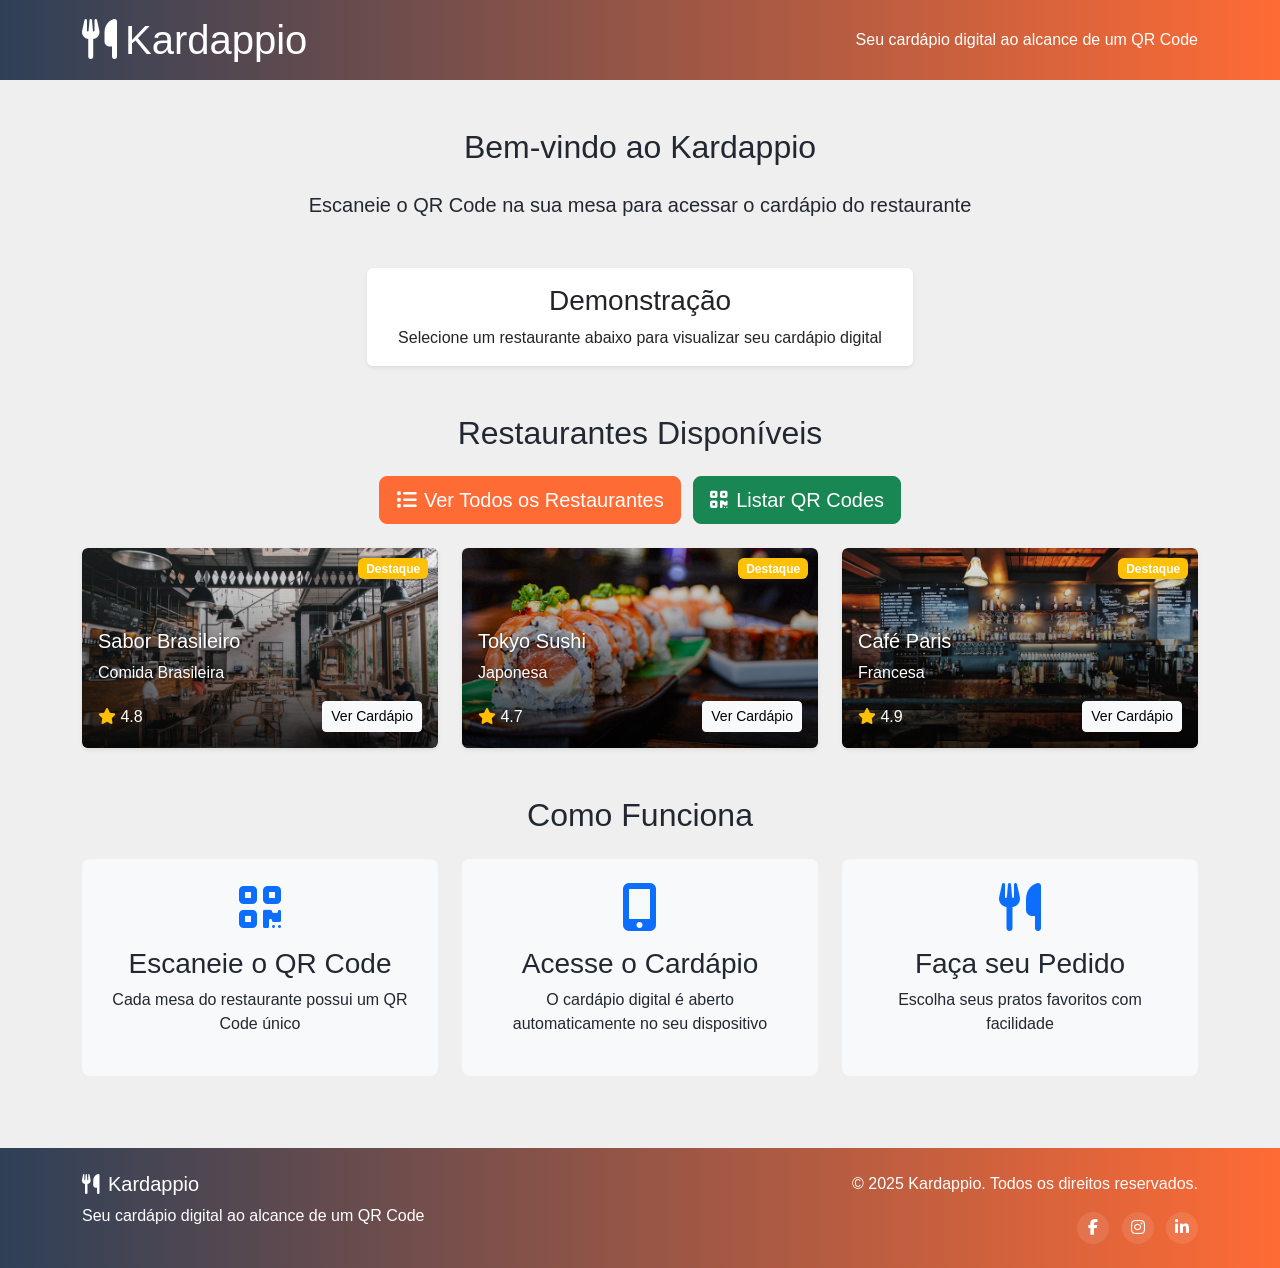
<file: index.html>
<!DOCTYPE html>
<html lang="pt-BR">
<head>
    <meta charset="UTF-8">
    <meta name="viewport" content="width=device-width, initial-scale=1.0">
    <title>Kardappio - Cardápio Digital</title>
    <link href="https://cdn.jsdelivr.net/npm/bootstrap@5.3.0/dist/css/bootstrap.min.css" rel="stylesheet">
    <link rel="stylesheet" href="https://cdnjs.cloudflare.com/ajax/libs/font-awesome/6.4.0/css/all.min.css">
    <link rel="stylesheet" href="css/styles.css">
</head>
<body>
    <header class="bg-dark text-white py-3">
        <div class="container">
            <div class="row align-items-center">
                <div class="col-md-6">
                    <h1 class="mb-0"><i class="fas fa-utensils me-2"></i>Kardappio</h1>
                </div>
                <div class="col-md-6 text-md-end">
                    <p class="mb-0">Seu cardápio digital ao alcance de um QR Code</p>
                </div>
            </div>
        </div>
    </header>

    <main class="container my-5">
        <section class="mb-5">
            <h2 class="text-center mb-4">Bem-vindo ao Kardappio</h2>
            <p class="text-center lead">Escaneie o QR Code na sua mesa para acessar o cardápio do restaurante</p>
            
            <div class="row mt-5 justify-content-center">
                <div class="col-md-6">
                    <div class="card text-center shadow-sm">
                        <div class="card-body">
                            <h3 class="card-title">Demonstração</h3>
                            <p class="card-text">Selecione um restaurante abaixo para visualizar seu cardápio digital</p>
                        </div>
                    </div>
                </div>
            </div>
        </section>

        <section id="restaurantes" class="mb-5">
            <h2 class="text-center mb-4">Restaurantes Disponíveis</h2>
            
            <!-- Botões para listar todos os restaurantes e QR Codes -->
            <div class="text-center mb-4">
                <button id="btn-listar-todos" class="btn btn-primary btn-lg me-2">
                    <i class="fas fa-list me-2"></i>Ver Todos os Restaurantes
                </button>
                <a href="pages/qrcodes.html" class="btn btn-success btn-lg">
                    <i class="fas fa-qrcode me-2"></i>Listar QR Codes
                </a>
            </div>
            
            <!-- Modal para listar todos os restaurantes -->
            <div class="modal fade" id="restaurantesModal" tabindex="-1" aria-labelledby="restaurantesModalLabel" aria-hidden="true">
                <div class="modal-dialog modal-lg">
                    <div class="modal-content">
                        <div class="modal-header bg-primary text-white">
                            <h5 class="modal-title" id="restaurantesModalLabel">Todos os Restaurantes</h5>
                            <button type="button" class="btn-close btn-close-white" data-bs-dismiss="modal" aria-label="Fechar"></button>
                        </div>
                        <div class="modal-body">
                            <div class="list-group" id="lista-todos-restaurantes">
                                <!-- Lista de restaurantes será carregada via JavaScript -->
                                <div class="list-group-item placeholder-glow">
                                    <h5 class="placeholder col-6"></h5>
                                    <p class="placeholder col-8"></p>
                                </div>
                                <div class="list-group-item placeholder-glow">
                                    <h5 class="placeholder col-6"></h5>
                                    <p class="placeholder col-8"></p>
                                </div>
                            </div>
                        </div>
                    </div>
                </div>
            </div>
            
            <!-- Cards dos restaurantes em destaque -->
            <div class="row row-cols-1 row-cols-md-2 row-cols-lg-3 g-4" id="lista-restaurantes">
                <!-- Os restaurantes serão carregados dinamicamente via JavaScript -->
                <div class="col placeholder-glow">
                    <div class="card h-100 shadow-sm">
                        <div class="placeholder col-12 h-100" style="height: 200px;"></div>
                        <div class="card-body">
                            <h5 class="card-title placeholder col-6"></h5>
                            <p class="card-text placeholder col-8"></p>
                            <p class="card-text placeholder col-7"></p>
                        </div>
                    </div>
                </div>
                <div class="col placeholder-glow">
                    <div class="card h-100 shadow-sm">
                        <div class="placeholder col-12 h-100" style="height: 200px;"></div>
                        <div class="card-body">
                            <h5 class="card-title placeholder col-6"></h5>
                            <p class="card-text placeholder col-8"></p>
                            <p class="card-text placeholder col-7"></p>
                        </div>
                    </div>
                </div>
                <div class="col placeholder-glow">
                    <div class="card h-100 shadow-sm">
                        <div class="placeholder col-12 h-100" style="height: 200px;"></div>
                        <div class="card-body">
                            <h5 class="card-title placeholder col-6"></h5>
                            <p class="card-text placeholder col-8"></p>
                            <p class="card-text placeholder col-7"></p>
                        </div>
                    </div>
                </div>
            </div>
        </section>

        <section id="como-funciona" class="mb-5">
            <h2 class="text-center mb-4">Como Funciona</h2>
            <div class="row text-center">
                <div class="col-md-4 mb-4">
                    <div class="bg-light p-4 rounded-3 h-100">
                        <i class="fas fa-qrcode fa-3x mb-3 text-primary"></i>
                        <h3>Escaneie o QR Code</h3>
                        <p>Cada mesa do restaurante possui um QR Code único</p>
                    </div>
                </div>
                <div class="col-md-4 mb-4">
                    <div class="bg-light p-4 rounded-3 h-100">
                        <i class="fas fa-mobile-alt fa-3x mb-3 text-primary"></i>
                        <h3>Acesse o Cardápio</h3>
                        <p>O cardápio digital é aberto automaticamente no seu dispositivo</p>
                    </div>
                </div>
                <div class="col-md-4 mb-4">
                    <div class="bg-light p-4 rounded-3 h-100">
                        <i class="fas fa-utensils fa-3x mb-3 text-primary"></i>
                        <h3>Faça seu Pedido</h3>
                        <p>Escolha seus pratos favoritos com facilidade</p>
                    </div>
                </div>
            </div>
        </section>
    </main>

    <footer class="bg-dark text-white py-4">
        <div class="container">
            <div class="row">
                <div class="col-md-6">
                    <h5><i class="fas fa-utensils me-2"></i>Kardappio</h5>
                    <p>Seu cardápio digital ao alcance de um QR Code</p>
                </div>
                <div class="col-md-6 text-md-end">
                    <p>&copy; 2025 Kardappio. Todos os direitos reservados.</p>
                    <div class="social-links">
                        <a href="#" class="text-white me-2"><i class="fab fa-facebook-f"></i></a>
                        <a href="#" class="text-white me-2"><i class="fab fa-instagram"></i></a>
                        <a href="#" class="text-white"><i class="fab fa-linkedin-in"></i></a>
                    </div>
                </div>
            </div>
        </div>
    </footer>

    <script src="https://cdn.jsdelivr.net/npm/bootstrap@5.3.0/dist/js/bootstrap.bundle.min.js"></script>
    <script src="js/main.js"></script>
</body>
</html>
</file>
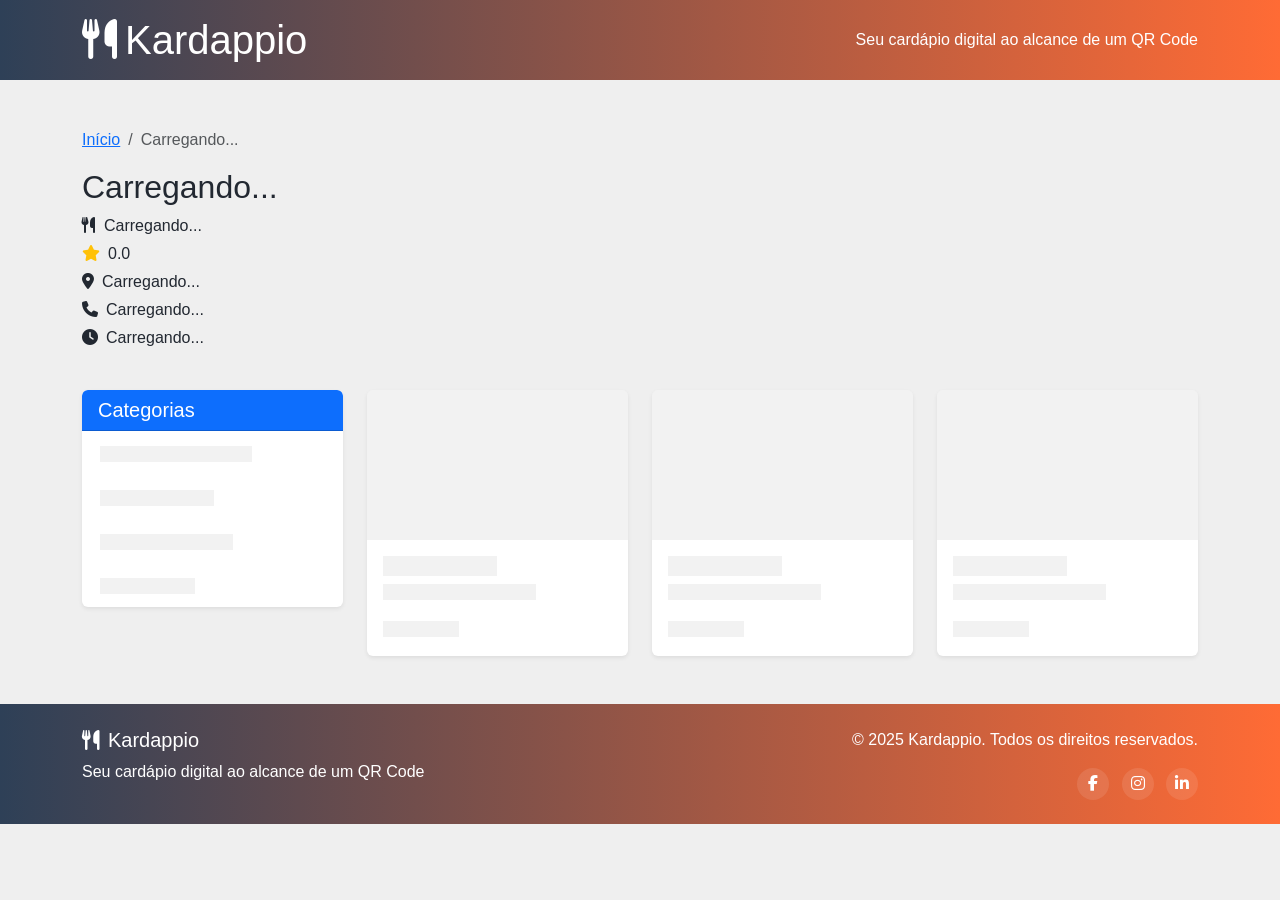
<file: pages/restaurante.html>
<!DOCTYPE html>
<html lang="pt-BR">
<head>
    <meta charset="UTF-8">
    <meta name="viewport" content="width=device-width, initial-scale=1.0">
    <title>Cardápio Digital - Kardappio</title>
    <link href="https://cdn.jsdelivr.net/npm/bootstrap@5.3.0/dist/css/bootstrap.min.css" rel="stylesheet">
    <link rel="stylesheet" href="https://cdnjs.cloudflare.com/ajax/libs/font-awesome/6.4.0/css/all.min.css">
    <link rel="stylesheet" href="../css/styles.css">
</head>
<body>
    <header class="bg-dark text-white py-3">
        <div class="container">
            <div class="row align-items-center">
                <div class="col-md-6">
                    <h1 class="mb-0"><a href="../index.html" class="text-white text-decoration-none"><i class="fas fa-utensils me-2"></i>Kardappio</a></h1>
                </div>
                <div class="col-md-6 text-md-end">
                    <p class="mb-0">Seu cardápio digital ao alcance de um QR Code</p>
                </div>
            </div>
        </div>
    </header>

    <main class="container my-5" id="conteudo-restaurante">
        <div class="row mb-4">
            <div class="col-12">
                <nav aria-label="breadcrumb">
                    <ol class="breadcrumb">
                        <li class="breadcrumb-item"><a href="../index.html">Início</a></li>
                        <li class="breadcrumb-item active" aria-current="page"><span id="restaurante-nome">Carregando...</span></li>
                    </ol>
                </nav>
                <h2 id="restaurante-nome-titulo">Carregando...</h2>
                <p class="mb-1"><i class="fas fa-utensils me-2"></i><span id="restaurante-tipo">Carregando...</span></p>
                <p class="mb-1"><i class="fas fa-star me-2 text-warning"></i><span id="restaurante-avaliacao">0.0</span></p>
                <p class="mb-1"><i class="fas fa-map-marker-alt me-2"></i><span id="restaurante-endereco">Carregando...</span></p>
                <p class="mb-1"><i class="fas fa-phone me-2"></i><span id="restaurante-telefone">Carregando...</span></p>
                <p class="mb-3"><i class="fas fa-clock me-2"></i><span id="restaurante-horario">Carregando...</span></p>
            </div>
        </div>

        <div class="row">
            <div class="col-md-3 mb-4">
                <div class="card shadow-sm">
                    <div class="card-header bg-primary text-white">
                        <h3 class="h5 mb-0">Categorias</h3>
                    </div>
                    <div class="card-body p-0">
                        <ul class="list-unstyled mb-0" id="categorias-lista">
                            <li class="menu-category placeholder-glow">
                                <span class="placeholder col-8"></span>
                            </li>
                            <li class="menu-category placeholder-glow">
                                <span class="placeholder col-6"></span>
                            </li>
                            <li class="menu-category placeholder-glow">
                                <span class="placeholder col-7"></span>
                            </li>
                            <li class="menu-category placeholder-glow">
                                <span class="placeholder col-5"></span>
                            </li>
                        </ul>
                    </div>
                </div>
            </div>
            <div class="col-md-9">
                <div class="row row-cols-1 row-cols-md-2 row-cols-lg-3 g-4" id="itens-cardapio">
                    <!-- Os itens do cardápio serão carregados dinamicamente via JavaScript -->
                    <div class="col placeholder-glow">
                        <div class="card h-100 shadow-sm">
                            <div class="placeholder col-12" style="height: 150px;"></div>
                            <div class="card-body">
                                <h5 class="card-title placeholder col-6"></h5>
                                <p class="card-text placeholder col-8"></p>
                                <p class="card-text placeholder col-4"></p>
                            </div>
                        </div>
                    </div>
                    <div class="col placeholder-glow">
                        <div class="card h-100 shadow-sm">
                            <div class="placeholder col-12" style="height: 150px;"></div>
                            <div class="card-body">
                                <h5 class="card-title placeholder col-6"></h5>
                                <p class="card-text placeholder col-8"></p>
                                <p class="card-text placeholder col-4"></p>
                            </div>
                        </div>
                    </div>
                    <div class="col placeholder-glow">
                        <div class="card h-100 shadow-sm">
                            <div class="placeholder col-12" style="height: 150px;"></div>
                            <div class="card-body">
                                <h5 class="card-title placeholder col-6"></h5>
                                <p class="card-text placeholder col-8"></p>
                                <p class="card-text placeholder col-4"></p>
                            </div>
                        </div>
                    </div>
                </div>
            </div>
        </div>
    </main>

    <footer class="bg-dark text-white py-4">
        <div class="container">
            <div class="row">
                <div class="col-md-6">
                    <h5><i class="fas fa-utensils me-2"></i>Kardappio</h5>
                    <p>Seu cardápio digital ao alcance de um QR Code</p>
                </div>
                <div class="col-md-6 text-md-end">
                    <p>&copy; 2025 Kardappio. Todos os direitos reservados.</p>
                    <div class="social-links">
                        <a href="#" class="text-white me-2"><i class="fab fa-facebook-f"></i></a>
                        <a href="#" class="text-white me-2"><i class="fab fa-instagram"></i></a>
                        <a href="#" class="text-white"><i class="fab fa-linkedin-in"></i></a>
                    </div>
                </div>
            </div>
        </div>
    </footer>

    <script src="https://cdn.jsdelivr.net/npm/bootstrap@5.3.0/dist/js/bootstrap.bundle.min.js"></script>
    <script src="../js/main.js"></script>
</body>
</html>
</file>
<file: css/styles.css>
/* Estilos Gerais */
:root {
    --primary-color: #ff6b35;
    --secondary-color: #2e4057;
    --accent-color: #f7c59f;
    --light-color: #efefef;
    --dark-color: #222831;
}

body {
    font-family: 'Segoe UI', Tahoma, Geneva, Verdana, sans-serif;
    color: var(--dark-color);
    background-color: var(--light-color);
}

/* Header */
header {
    background: linear-gradient(to right, var(--secondary-color), var(--primary-color)) !important;
}

/* Cards */
.card {
    transition: transform 0.3s ease, box-shadow 0.3s ease;
    border: none;
    overflow: hidden;
}

.card:hover {
    transform: translateY(-5px);
    box-shadow: 0 10px 20px rgba(0, 0, 0, 0.1) !important;
}

.card-img-top {
    height: 200px;
    object-fit: cover;
}

.restaurant-card .card-img-overlay {
    background: linear-gradient(to top, rgba(0, 0, 0, 0.8), transparent);
    display: flex;
    flex-direction: column;
    justify-content: flex-end;
}

.restaurant-card .card-title, 
.restaurant-card .card-text {
    color: white;
    text-shadow: 1px 1px 3px rgba(0, 0, 0, 0.5);
}

.restaurant-badge {
    position: absolute;
    top: 10px;
    right: 10px;
    z-index: 10;
}

/* Botões */
.btn-primary {
    background-color: var(--primary-color);
    border-color: var(--primary-color);
}

.btn-primary:hover {
    background-color: #e55a2b;
    border-color: #e55a2b;
}

.btn-outline-primary {
    color: var(--primary-color);
    border-color: var(--primary-color);
}

.btn-outline-primary:hover {
    background-color: var(--primary-color);
    border-color: var(--primary-color);
}

/* Seção Como Funciona */
#como-funciona .fas {
    color: var(--primary-color);
}

#como-funciona .bg-light {
    transition: transform 0.3s ease;
}

#como-funciona .bg-light:hover {
    transform: translateY(-5px);
}

/* Menu de Categorias */
.menu-category {
    cursor: pointer;
    transition: all 0.3s ease;
    border-left: 3px solid transparent;
    padding: 10px 15px;
}

.menu-category.active {
    border-left: 3px solid var(--primary-color);
    background-color: rgba(255, 107, 53, 0.1);
}

.menu-category:hover {
    background-color: rgba(255, 107, 53, 0.05);
}

/* Item do Cardápio */
.menu-item {
    transition: transform 0.3s ease;
    border-radius: 8px;
    overflow: hidden;
}

.menu-item:hover {
    transform: translateY(-3px);
    box-shadow: 0 5px 15px rgba(0, 0, 0, 0.1);
}

.menu-item-img {
    height: 150px;
    object-fit: cover;
}

.menu-item-price {
    color: var(--primary-color);
    font-weight: bold;
}

/* Footer */
footer {
    background: linear-gradient(to right, var(--secondary-color), var(--primary-color)) !important;
}

footer .social-links a {
    display: inline-block;
    width: 32px;
    height: 32px;
    line-height: 32px;
    text-align: center;
    background-color: rgba(255, 255, 255, 0.1);
    border-radius: 50%;
    transition: all 0.3s ease;
}

footer .social-links a:hover {
    background-color: rgba(255, 255, 255, 0.2);
    transform: translateY(-3px);
}

/* Responsividade */
@media (max-width: 768px) {
    .card-img-top {
        height: 180px;
    }
    
    .menu-item-img {
        height: 120px;
    }
}

/* Animações */
@keyframes fadeIn {
    from { opacity: 0; transform: translateY(20px); }
    to { opacity: 1; transform: translateY(0); }
}

.animate-fade-in {
    animation: fadeIn 0.5s ease forwards;
}

/* QR Code */
.qr-code-container {
    background-color: white;
    padding: 20px;
    border-radius: 8px;
    display: inline-block;
    box-shadow: 0 5px 15px rgba(0, 0, 0, 0.1);
}

/* Placeholder para carregamento */
.placeholder-glow .placeholder {
    background-color: rgba(0, 0, 0, 0.1);
}
</file>
